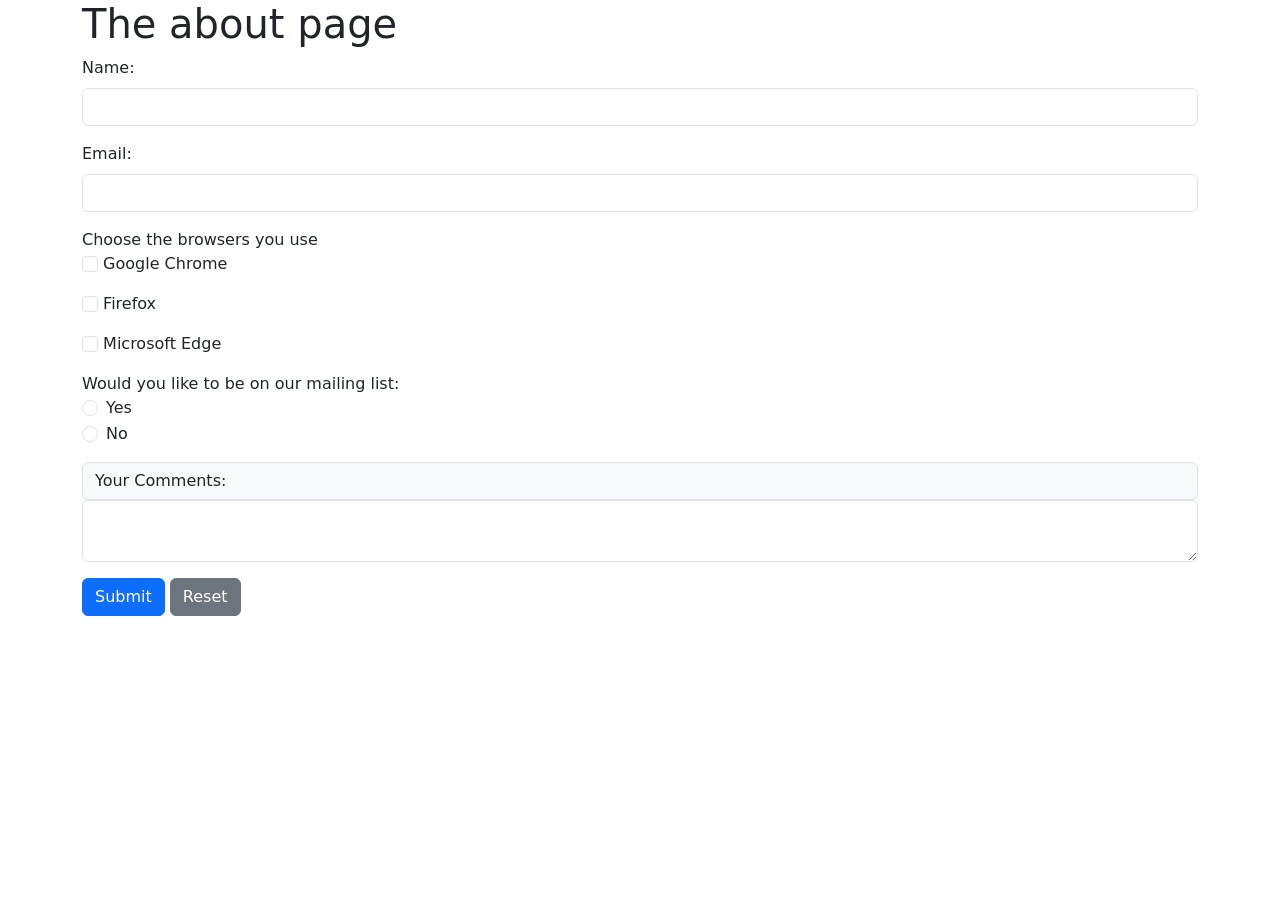
<file: about.html>
<!DOCTYPE html>
<html lang="en">
<head>
    <meta charset="UTF-8">
    <meta name="viewport" content="width=device-width, initial-scale=1.0">
    <title>About</title>
    <link href="https://cdn.jsdelivr.net/npm/bootstrap@5.3.8/dist/css/bootstrap.min.css" rel="stylesheet" integrity="sha384-sRIl4kxILFvY47J16cr9ZwB07vP4J8+LH7qKQnuqkuIAvNWLzeN8tE5YBujZqJLB" crossorigin="anonymous">
    <script scrc="/js/scripts.js"></script>
</head>
<body>
    <div class="container">
    <header>
        <h1>The about page</h1>
    </header>
    <section>
        <form method="post" action="https://webdevbasics.net/scripts/demo.php">
            <div class="mb-3">
                <label for="myName" class="form-label">Name:</label>
                <input type="text" name="myName" id="myName" class="form-control">
            </div>
            <div class="mb-3">
                <label id="emailBox" onmouseover="emailMessage()" onmouseout="blankMessage()" for="myEmail" class="form-label">Email:</label>
                <input type="text" name="myEmail" id="myEmail" class="form-control">
            </div>
            Choose the browsers you use<br>
            <div class="mb-3" form-check>
                <input type="checkbox" name="go" id="go" value="yes" class="form-check-input">
                <label for="go" class="form-check-label">Google Chrome</label>
            </div>
            <div class="mb-3" form-check>
                <input type="checkbox" name="firefox" id="firefox" value="yes" class="form-check-input">
                <label for="firefox" class="form-check-label">Firefox</label>
            </div>
            <div class="mb-3" form-check>
                <input type="checkbox" name="edge" id="edge" value="yes" class="form-check-input">
                <label for="edge" class="form-check-label">Microsoft Edge</label>
            </div>
            Would you like to be on our mailing list:<br>
            <div class="mb-3">
                <div class="form-check">
                    <input type="radio" name="mailing list" id="mailinglistyes" value="yes" class="form-check-input">
                    <label for="mailinglistyes" label class="form-check-label" >Yes</label>
                </div>
                 <div class="form-check">
                    <input type="radio" name="mailing list" id="mailinglistno" value="yes" class="form-check-input">
                    <label for="mailinglistno" label class="form-check-label" >No</label>
                </div>
            </div>
            <div class="mb-3 input group">
                <span class="input-group-text">Your Comments:</span>
                <textarea class="form-control" arial-label="Comments"></textarea>
            </div>
            <input type="submit" value="Submit" class="btn btn-primary">
            <input type="reset" class="btn btn-secondary">
        </form>
    </section>
    </div>
</body>
</html>
</file>
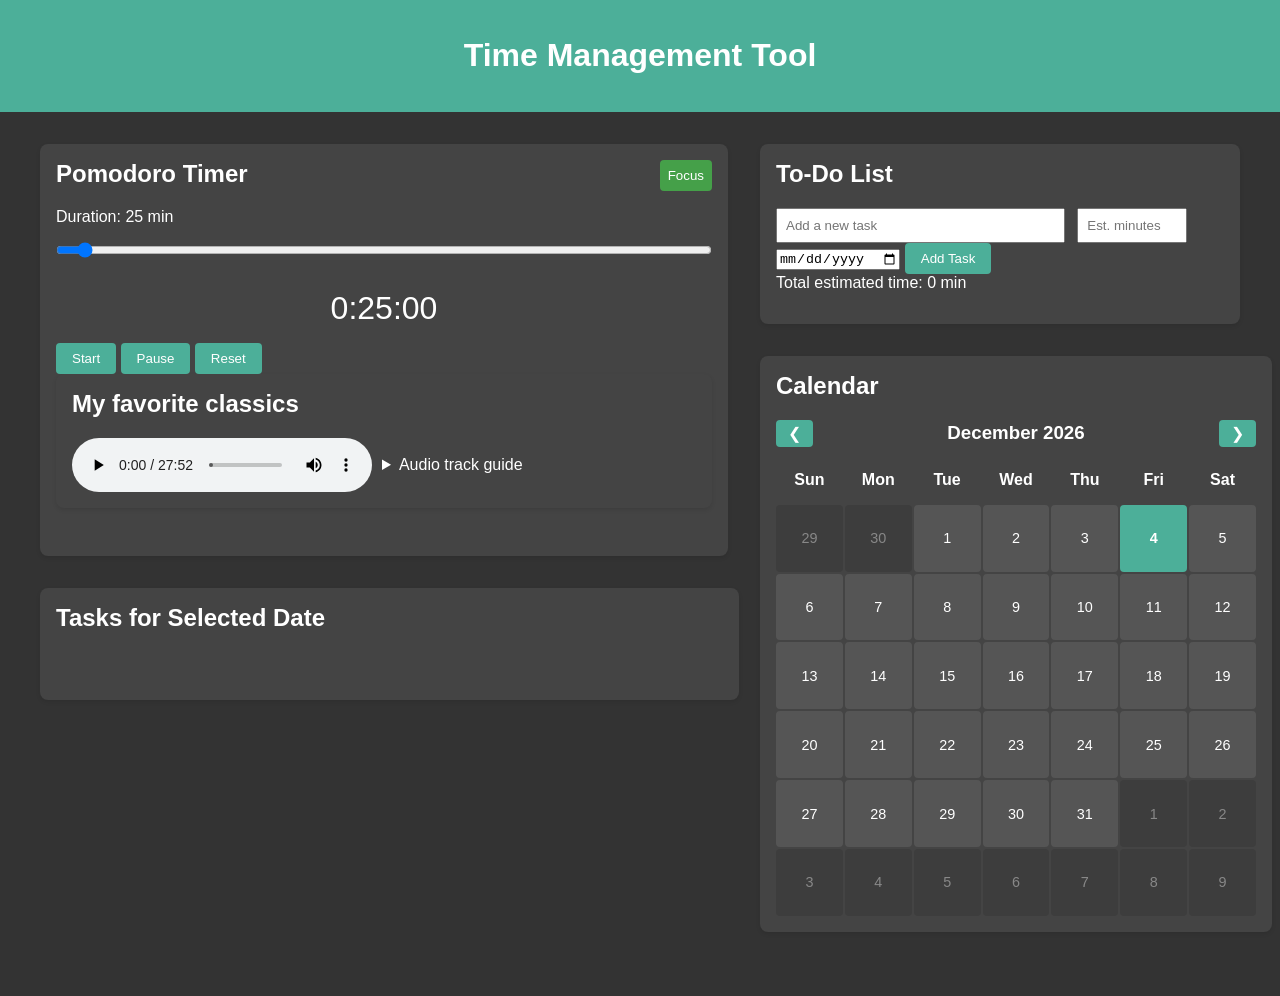
<file: final.html>
<!DOCTYPE html>
<html lang="en">
<head>
    <meta charset="UTF-8">
    <meta name="viewport" content="width=device-width, initial-scale=1.0">
    <title>My To-Do</title>
    <link rel="stylesheet" href="style.css">
</head>
<body>
    <header>
        <h1>Time Management Tool</h1>
    </header>
    <div class="container">
        <div class="main-content">
            <section id="timer-section">
                <button id="toggle-sidebar">Focus</button>
                <h2>Pomodoro Timer</h2>
                <label for="timer-input">Duration: <span id="timer-value">25 min</span></label>
                <input type="range" id="timer-input" min="1" max="720" value="25">
                <div id="timer-display">25:00</div>
                <button id="start-timer-btn">Start</button>
                <button id="pause-timer-btn">Pause</button>
                <button id="reset-timer-btn">Reset</button>
                <section id="music-section">              
                 <h2>My favorite classics</h2>
                     <div style="display: flex; align-items: center; gap: 10px;">
                        <audio controls>
                        <source src="favClassics.mp3" type="audio/mpeg">
                        Your browser does not support the audio element.
                        </audio>
                        <details>
                            <summary style="cursor: pointer; color: white; background-color: transparent; padding: 0;">Audio track guide</summary>
                            <div style="margin-top: 10px; padding: 10px; background-color: transparent; border-left: 3px solid #007acc; color: white;">
                                <p><strong>Track List:</strong></p>
                                <ul style="margin: 10px 0; padding-left: 20px;">
                                    <li>0:00 Toshifumi Hinata - Reflections</li>
                                    <li>2:35 Erik Satie - Gnossienne No.1</li>
                                    <li>6:16 Erik Satie - Gymnopédie No.1</li>
                                    <li>11:17 Paul de Senneville - Mariage d'Amour</li>
                                    <li>16:30 Chopin - Nocturne op.9 No.2</li>
                                    <li>20:58 Austin Farwell - New Home</li>
                                    <li>23:52 Evgeny Grinko - Valse</li>
                                </ul>
                            </div>
                        </details>
                     </div>
                </section>
            </section>
            <section id="selected-date-section">
                <h2>Tasks for <span id="selected-date-display">Selected Date</span></h2>
                <div id="selected-date-tasks"></div>
            </section>
        </div>
        <div class="sidebar">
            <section id="todo-section">
                <h2>To-Do List</h2>
                <input type="text" id="task-input" placeholder="Add a new task">
                <input type="number" id="task-time" placeholder="Est. minutes" min="0">
                <input type="date" id="task-date" placeholder="Due date">
                <button id="add-task-btn">Add Task</button>
                <div id="total-time">Total estimated time: 0 minutes</div>
                <ul id="task-list"></ul>
            </section>
            <section id="calendar-section">
                <h2>Calendar</h2>
                <div id="calendar-header">
                    <button id="prev-month">❮</button>
                    <h3 id="calendar-title"></h3>
                    <button id="next-month">❯</button>
                </div>
                <div id="calendar-weekdays">
                    <div class="weekday">Sun</div>
                    <div class="weekday">Mon</div>
                    <div class="weekday">Tue</div>
                    <div class="weekday">Wed</div>
                    <div class="weekday">Thu</div>
                    <div class="weekday">Fri</div>
                    <div class="weekday">Sat</div>
                </div>
                <div id="calendar-days"></div>
            </section>
        </div>
    </div>
    <script src="script.js"></script>
</body>
</html>
</file>
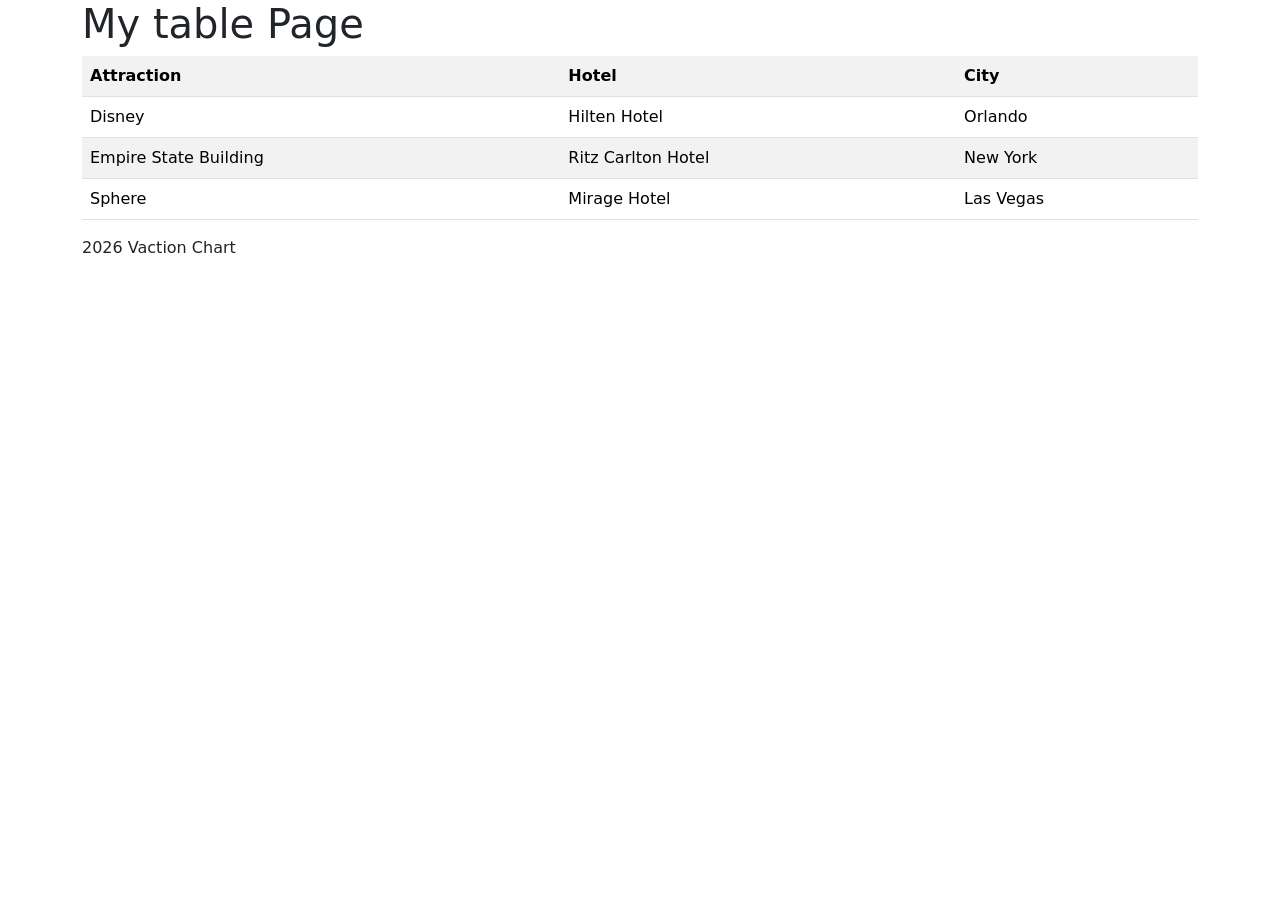
<file: table.html>
<!DOCTYPE html>
<html lang="en">
<head>
    
    <meta charset="UTF-8">
    <meta name="viewport" content="width=device-width, initial-scale=1.0">
    <title>Table</title>
     <link href="https://cdn.jsdelivr.net/npm/bootstrap@5.3.8/dist/css/bootstrap.min.css" rel="stylesheet" integrity="sha384-sRIl4kxILFvY47J16cr9ZwB07vP4J8+LH7qKQnuqkuIAvNWLzeN8tE5YBujZqJLB" crossorigin="anonymous">

</head>
<body>
    <div class="container">
        <header>
            <h1>My table Page</h1>
        </header>
        <section>
            <table class="table table-striped">
                <tr>
                    <th>Attraction</th>
                    <th>Hotel</th>
                    <th>City</th>
                </tr>
                <tr>
                    <td>Disney</td>
                    <td>Hilten Hotel</td>
                    <td>Orlando</td>
                </tr>
                <tr>
                    <td>Empire State Building</td>
                    <td>Ritz Carlton Hotel</td>
                    <td>New York</td>
                </tr>
                <tr>
                    <td>Sphere</td>
                    <td>Mirage Hotel</td>
                    <td>Las Vegas</td>
                </tr>
            </table>
        </section>
        <footer>
            <p>2026 Vaction Chart</p>
        </footer>
    </div>
</body>
</html>
</file>
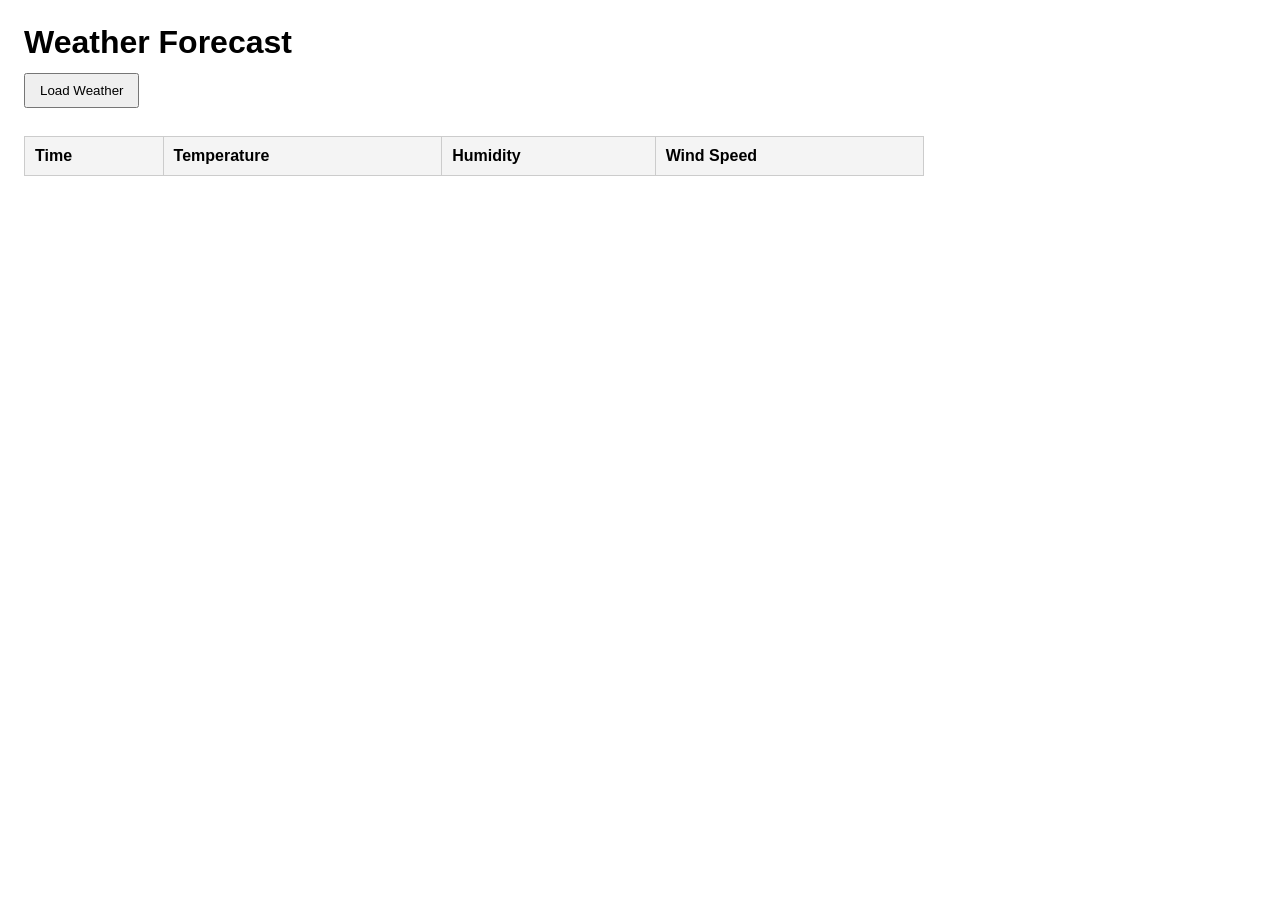
<file: weather.html>
<!DOCTYPE html>
<html lang="en">
<head>
  <meta charset="UTF-8" />
  <meta name="viewport" content="width=device-width, initial-scale=1.0" />
  <title>Weather Table Example</title>
  <style>
    body {
      font-family: Arial, sans-serif;
      margin: 24px;
    }

    h1 {
      margin-bottom: 12px;
    }

    button {
      margin-bottom: 16px;
      padding: 8px 14px;
      cursor: pointer;
    }

    table {
      border-collapse: collapse;
      width: 100%;
      max-width: 900px;
    }

    th, td {
      border: 1px solid #ccc;
      padding: 10px;
      text-align: left;
    }

    th {
      background: #f4f4f4;
    }

    #status {
      margin: 12px 0;
      font-weight: bold;
    }
  </style>
</head>
<body>
  <h1>Weather Forecast</h1>
  <button id="loadWeatherBtn">Load Weather</button>
  <div id="status"></div>

  <table>
    <thead>
      <tr>
        <th>Time</th>
        <th>Temperature</th>
        <th>Humidity</th>
        <th>Wind Speed</th>
      </tr>
    </thead>
    <tbody id="weatherTableBody"></tbody>
  </table>

  <script>
    class WeatherData {
      constructor(latitude, longitude) {
        this.latitude = latitude;
        this.longitude = longitude;
        this.rows = [];
      }

      // Store API data inside the class
      setFromApiResponse(apiData) {
        this.rows = [];

        const times = apiData.hourly.time;
        const temperatures = apiData.hourly.temperature_2m;
        const humidities = apiData.hourly.relative_humidity_2m;
        const windSpeeds = apiData.hourly.wind_speed_10m;

        // Store only the first 8 hourly entries
        for (let i = 0; i < 8; i++) {
          this.rows.push({
            time: times[i],
            temperature: temperatures[i],
            humidity: humidities[i],
            windSpeed: windSpeeds[i]
          });
        }
      }

      // Render the stored class data into the HTML table
      renderTable(tableBodyElement) {
        tableBodyElement.innerHTML = "";

        this.rows.forEach(row => {
          const tr = document.createElement("tr");

          tr.innerHTML = `
            <td>${row.time}</td>
            <td>${row.temperature} °C</td>
            <td>${row.humidity} %</td>
            <td>${row.windSpeed} km/h</td>
          `;

          tableBodyElement.appendChild(tr);
        });
      }
    }

    async function loadWeather() {
      const status = document.getElementById("status");
      const tableBody = document.getElementById("weatherTableBody");

      status.textContent = "Loading weather...";

      // Example: Orlando, FL
      const latitude = 28.53834;
      const longitude = -81.37924;

      // Open-Meteo supports current and hourly fields like these
      const url =
        `https://api.open-meteo.com/v1/forecast` +
        `?latitude=${latitude}` +
        `&longitude=${longitude}` +
        `&hourly=temperature_2m,relative_humidity_2m,wind_speed_10m` +
        `&timezone=auto`;

      try {
        const response = await fetch(url);

        if (!response.ok) {
          throw new Error(`HTTP error: ${response.status}`);
        }

        const data = await response.json();

        const weather = new WeatherData(latitude, longitude);
        weather.setFromApiResponse(data);
        weather.renderTable(tableBody);

        status.textContent = "Weather loaded successfully.";
      } catch (error) {
        console.error(error);
        status.textContent = "Failed to load weather data.";
      }
    }

    document
      .getElementById("loadWeatherBtn")
      .addEventListener("click", loadWeather);
  </script>
</body>
</html>
</file>
<file: style.css>
body {
    font-family: Cursive, sans-serif;
    margin: 0;
    padding: 0;
    background-color: #333333;
    color: #333;
}

header {
    background-color: #4caf99;
    color: white;
    text-align: center;
    padding: 1rem;
    position: relative;
}

#toggle-sidebar {
    position: absolute;
    right: 1rem;
    top: 1rem;
    background-color: #45a049;
    color: white;
    border: none;
    padding: 0.5rem;
    cursor: pointer;
}

.container {
    display: flex;
    max-width: 1200px;
    margin: 0 auto;
    padding: 2rem;
}

.main-content {
    flex: 1;
    padding-right: 2rem;
}

.sidebar {
    width: 40%;
    transition: width 0.3s;
}

.sidebar.collapsed {
    width: 0;
    overflow: hidden;
}

section {
    background-color: #444444;
    margin-bottom: 2rem;
    padding: 1rem;
    border-radius: 8px;
    box-shadow: 0 2px 4px rgba(0,0,0,0.1);
    color: #ffffff;
}

#timer-section {
    position: relative;
}

h2 {
    margin-top: 0;
}

#task-input {
    width: 60%;
    padding: 0.5rem;
    margin-right: 0.5rem;
}

#task-time {
    width: 20%;
    padding: 0.5rem;
    margin-right: 0.5rem;
}

button {
    padding: 0.5rem 1rem;
    background-color: #4caf99;
    color: white;
    border: none;
    border-radius: 4px;
    cursor: pointer;
}

button:hover {
    background-color: #4caf99;
}

ul {
    list-style-type: none;
    padding: 0;
}

li {
    padding: 0.5rem;
    border-bottom: 1px solid #eee;
    display: flex;
    justify-content: space-between;
    align-items: center;
}

.completed {
    text-decoration: line-through;
    color: #888;
}

#timer-input {
    width: 100%;
    margin: 1rem 0;
}

#timer-display {
    font-size: 2rem;
    text-align: center;
    margin: 1rem 0;
}


iframe {
    display: block;
    margin: 1rem auto;
}

#calendar-section {
    width: 100%;
}

#calendar-header {
    display: flex;
    justify-content: space-between;
    align-items: center;
    margin-bottom: 1rem;
}

#calendar-header button {
    padding: 0.25rem 0.75rem;
    font-size: 1rem;
}

#calendar-title {
    margin: 0;
    flex: 1;
    text-align: center;
}

#calendar-weekdays {
    display: grid;
    grid-template-columns: repeat(7, 1fr);
    gap: 2px;
    margin-bottom: 0.5rem;
}

.weekday {
    text-align: center;
    font-weight: bold;
    padding: 0.5rem;
}

#calendar-days {
    display: grid;
    grid-template-columns: repeat(7, 1fr);
    gap: 2px;
    grid-auto-rows: minmax(45px, 1fr);
}

.calendar-day {
    aspect-ratio: 1;
    display: flex;
    flex-direction: column;
    align-items: center;
    justify-content: center;
    padding: 0.5rem;
    background-color: #555555;
    border-radius: 4px;
    cursor: pointer;
    font-size: 0.9rem;
    position: relative;
}

.task-indicator {
    width: 6px;
    height: 6px;
    border-radius: 50%;
    background-color: #ff6b6b;
    margin-top: 2px;
}

.calendar-day:hover {
    background-color: #4caf99;
}

.calendar-day.other-month {
    color: #888;
    background-color: #3d3d3d;
}

.calendar-day.today {
    background-color: #4caf99;
    font-weight: bold;
}

#selected-date-section {
    width: 97%;
}

.selected-date-task {
    padding: 1rem;
    background-color: #555555;
    border-left: 4px solid #4caf99;
    margin-bottom: 0.5rem;
    border-radius: 4px;
}

.selected-date-task .task-name {
    font-weight: bold;
    margin-bottom: 0.5rem;
    color: #ffffff;
}

.selected-date-task .task-details {
    font-size: 0.9rem;
    color: #e0e0e0;
    display: flex;
    gap: 1rem;
}

#selected-date-tasks:empty {
    padding: 1rem;
    text-align: center;
    color: #888;
}
</file>
